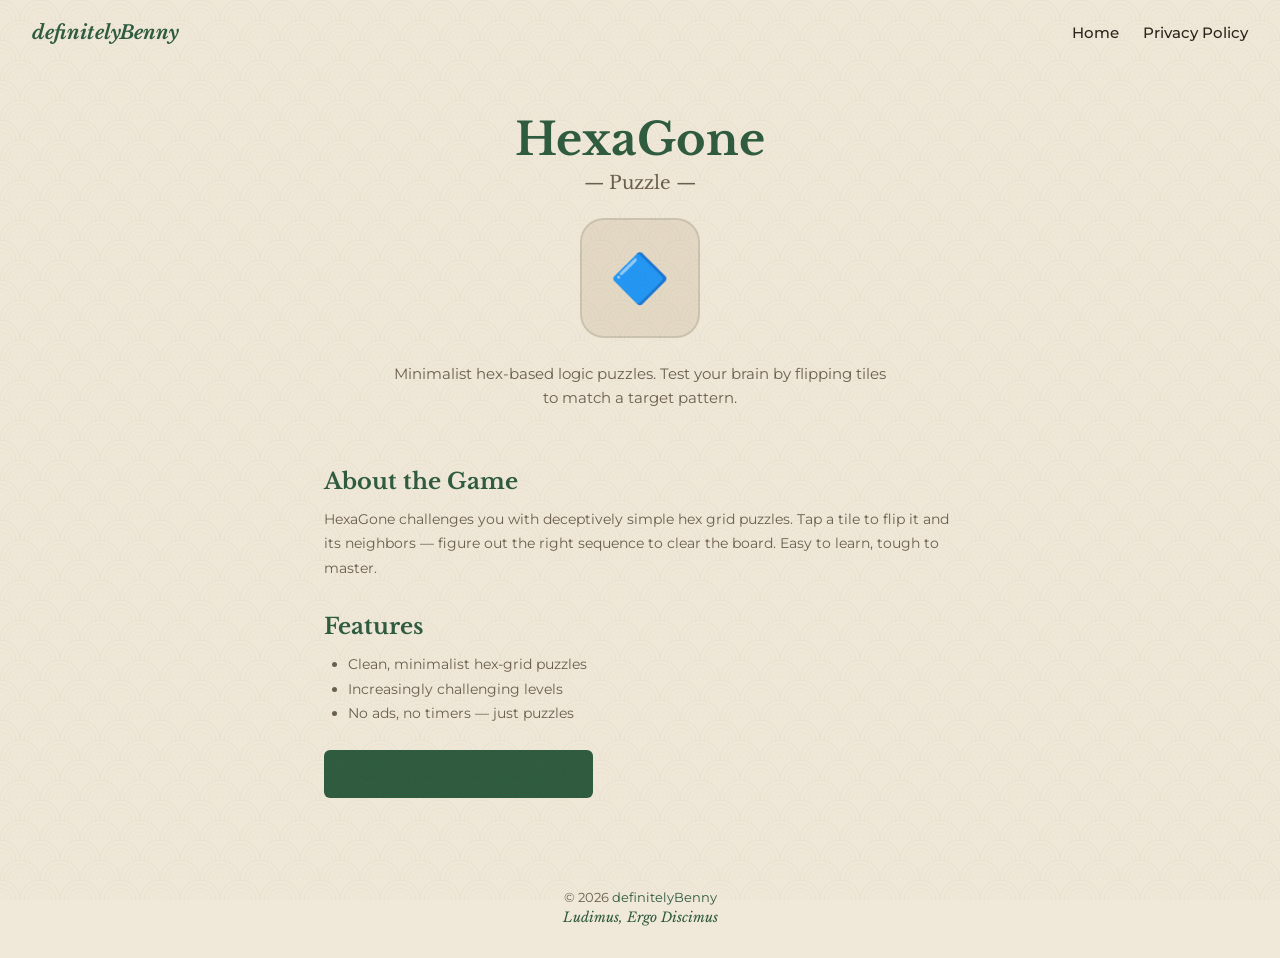
<file: docs/index.html>
<!DOCTYPE html>
<html lang="en">
<head>
  <meta charset="UTF-8">
  <meta name="viewport" content="width=device-width, initial-scale=1.0">
  <title>HexaGone — A Hex Puzzle Game by definitelyBenny</title>
  <meta name="description" content="HexaGone — minimalist hex-based logic puzzles. Test your brain by flipping tiles to match a target pattern.">
  <link rel="stylesheet" href="style.css">
</head>
<body>
  <nav>
    <div class="logo"><a href="https://definitelybenny.dev">definitelyBenny</a></div>
    <div class="links">
      <a href="https://definitelybenny.dev">Home</a>
      <a href="privacy-policy/">Privacy Policy</a>
    </div>
  </nav>

  <section class="hero">
    <h1>HexaGone</h1>
    <p class="subtitle">— Puzzle —</p>
    <div class="app-hero-icon">🔷</div>
    <p class="tagline">Minimalist hex-based logic puzzles. Test your brain by flipping tiles to match a target pattern.</p>
  </section>

  <section class="content">
    <h2>About the Game</h2>
    <p>HexaGone challenges you with deceptively simple hex grid puzzles. Tap a tile to flip it and its neighbors — figure out the right sequence to clear the board. Easy to learn, tough to master.</p>

    <h2>Features</h2>
    <ul>
      <li>Clean, minimalist hex-grid puzzles</li>
      <li>Increasingly challenging levels</li>
      <li>No ads, no timers — just puzzles</li>
    </ul>

    <p><a href="#" class="cta">Coming Soon on Google Play</a></p>
  </section>

  <footer>
    <p>&copy; 2026 <a href="https://definitelybenny.dev">definitelyBenny</a></p>
    <p class="motto">Ludimus, Ergo Discimus</p>
  </footer>
</body>
</html>
</file>
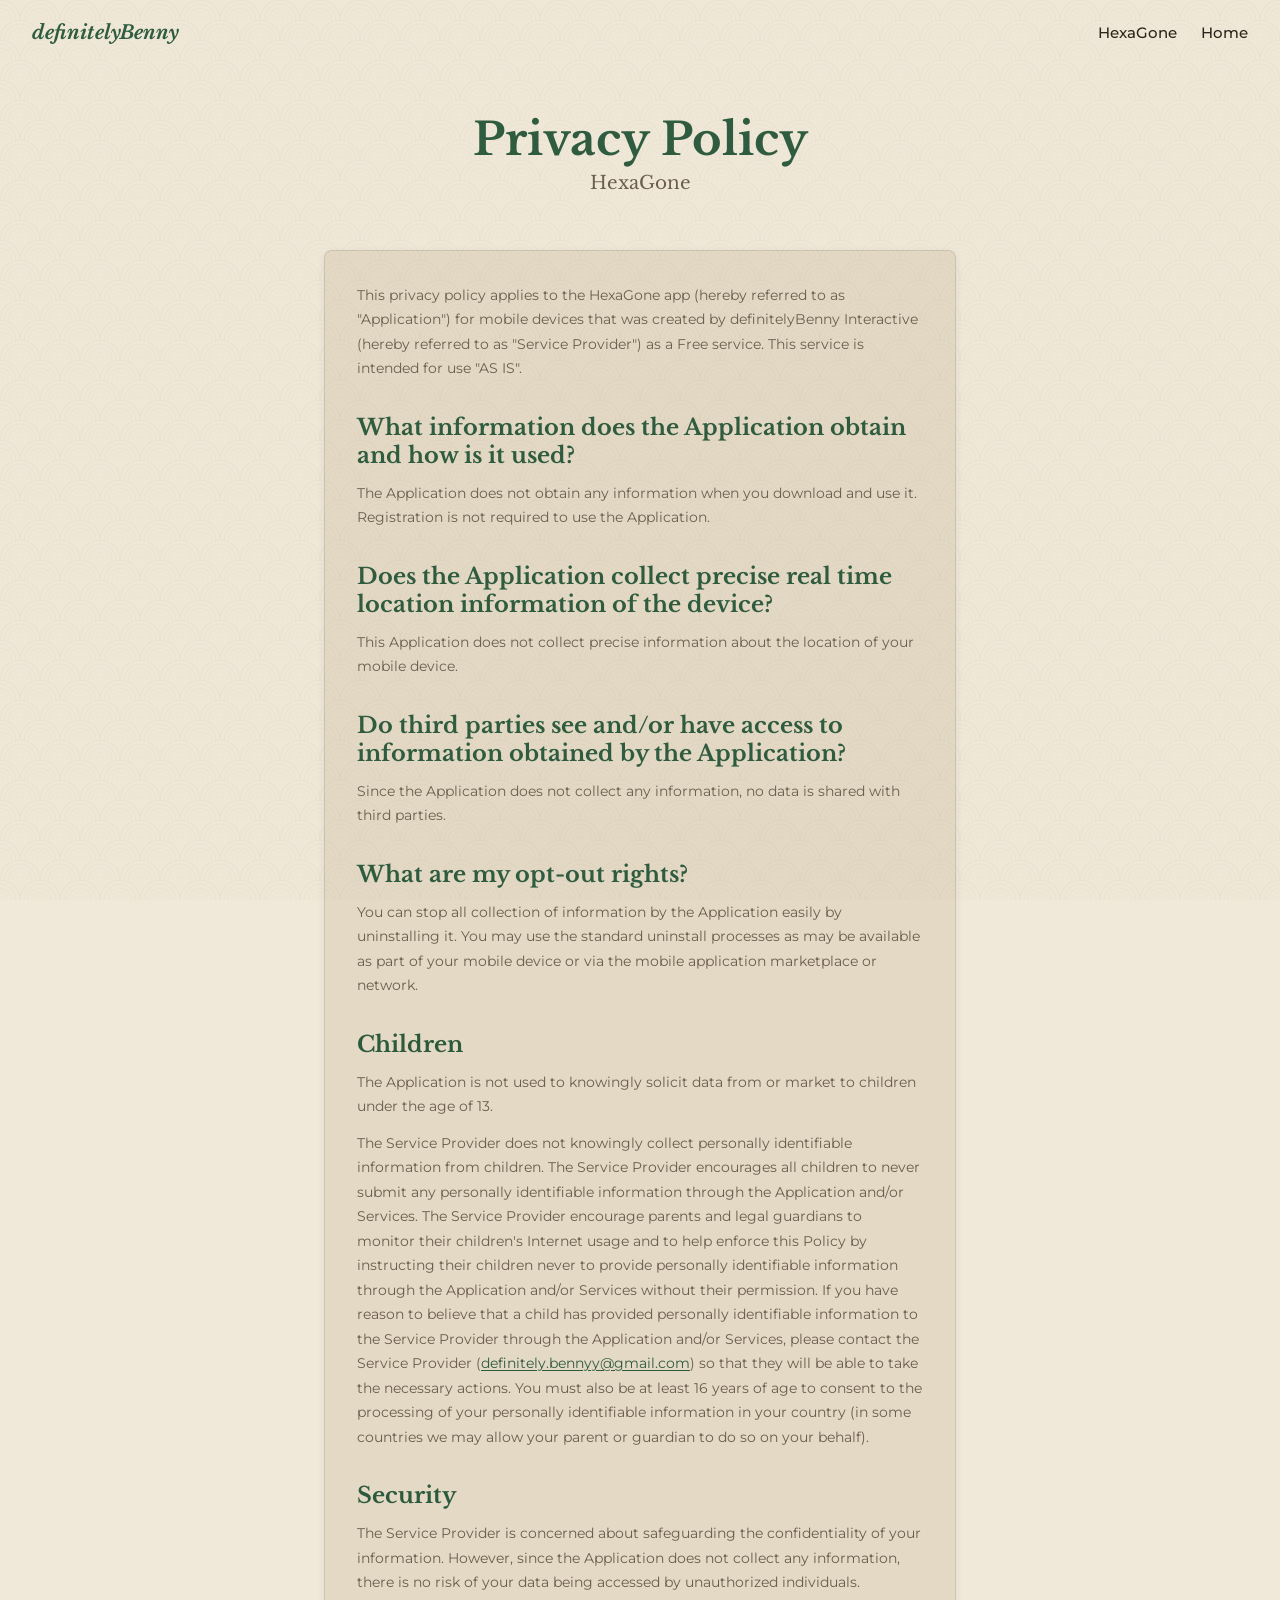
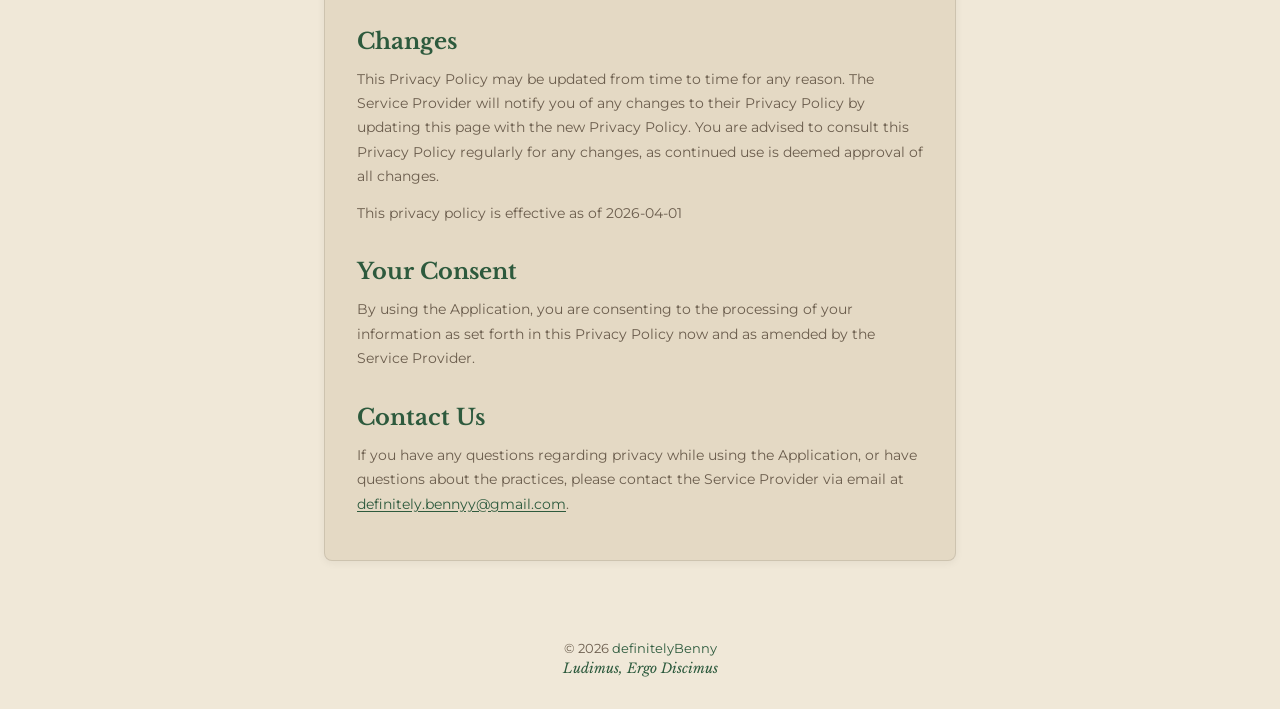
<file: docs/privacy-policy/index.html>
<!DOCTYPE html>
<html lang="en">
<head>
  <meta charset="UTF-8">
  <meta name="viewport" content="width=device-width, initial-scale=1.0">
  <title>Privacy Policy — HexaGone</title>
  <meta name="description" content="Privacy Policy for HexaGone by definitelyBenny.">
  <link rel="stylesheet" href="../style.css">
</head>
<body>
  <nav>
    <div class="logo"><a href="https://definitelybenny.dev">definitelyBenny</a></div>
    <div class="links">
      <a href="../">HexaGone</a>
      <a href="https://definitelybenny.dev">Home</a>
    </div>
  </nav>

  <section class="hero">
    <h1>Privacy Policy</h1>
    <p class="subtitle">HexaGone</p>
  </section>

  <section class="content">
    <div class="policy-card">
      <p>This privacy policy applies to the HexaGone app (hereby referred to as "Application") for mobile devices that was created by definitelyBenny Interactive (hereby referred to as "Service Provider") as a Free service. This service is intended for use "AS IS".</p>

      <h2>What information does the Application obtain and how is it used?</h2>
      <p>The Application does not obtain any information when you download and use it. Registration is not required to use the Application.</p>

      <h2>Does the Application collect precise real time location information of the device?</h2>
      <p>This Application does not collect precise information about the location of your mobile device.</p>

      <h2>Do third parties see and/or have access to information obtained by the Application?</h2>
      <p>Since the Application does not collect any information, no data is shared with third parties.</p>

      <h2>What are my opt-out rights?</h2>
      <p>You can stop all collection of information by the Application easily by uninstalling it. You may use the standard uninstall processes as may be available as part of your mobile device or via the mobile application marketplace or network.</p>

      <h2>Children</h2>
      <p>The Application is not used to knowingly solicit data from or market to children under the age of 13.</p>
      <p>The Service Provider does not knowingly collect personally identifiable information from children. The Service Provider encourages all children to never submit any personally identifiable information through the Application and/or Services. The Service Provider encourage parents and legal guardians to monitor their children's Internet usage and to help enforce this Policy by instructing their children never to provide personally identifiable information through the Application and/or Services without their permission. If you have reason to believe that a child has provided personally identifiable information to the Service Provider through the Application and/or Services, please contact the Service Provider (<a href="mailto:definitely.bennyy@gmail.com">definitely.bennyy@gmail.com</a>) so that they will be able to take the necessary actions. You must also be at least 16 years of age to consent to the processing of your personally identifiable information in your country (in some countries we may allow your parent or guardian to do so on your behalf).</p>

      <h2>Security</h2>
      <p>The Service Provider is concerned about safeguarding the confidentiality of your information. However, since the Application does not collect any information, there is no risk of your data being accessed by unauthorized individuals.</p>

      <h2>Changes</h2>
      <p>This Privacy Policy may be updated from time to time for any reason. The Service Provider will notify you of any changes to their Privacy Policy by updating this page with the new Privacy Policy. You are advised to consult this Privacy Policy regularly for any changes, as continued use is deemed approval of all changes.</p>
      <p>This privacy policy is effective as of 2026-04-01</p>

      <h2>Your Consent</h2>
      <p>By using the Application, you are consenting to the processing of your information as set forth in this Privacy Policy now and as amended by the Service Provider.</p>

      <h2>Contact Us</h2>
      <p>If you have any questions regarding privacy while using the Application, or have questions about the practices, please contact the Service Provider via email at <a href="mailto:definitely.bennyy@gmail.com">definitely.bennyy@gmail.com</a>.</p>
    </div>
  </section>

  <footer>
    <p>&copy; 2026 <a href="https://definitelybenny.dev">definitelyBenny</a></p>
    <p class="motto">Ludimus, Ergo Discimus</p>
  </footer>
</body>
</html>
</file>
<file: docs/style.css>
@import url('https://fonts.googleapis.com/css2?family=Libre+Baskerville:ital,wght@0,400;0,700;1,400&family=Montserrat:wght@400;500;600;700&display=swap');

* {
  margin: 0;
  padding: 0;
  box-sizing: border-box;
}

:root {
  --forest-green: #2d5a3d;
  --forest-dark: #1e3a28;
  --cinnabar: #a03a2a;
  --cinnabar-light: #b8452e;
  --parchment: #f0e8d8;
  --parchment-dark: #e4d9c4;
  --gold: #b8942e;
  --gold-light: #c5a44e;
  --text-dark: #2a2218;
  --text-muted: #6b5d4d;
}

body {
  font-family: 'Montserrat', system-ui, sans-serif;
  background: var(--parchment);
  color: var(--text-dark);
  min-height: 100vh;
  display: flex;
  flex-direction: column;
  position: relative;
}

/* Seigaiha wave pattern overlay */
body::before {
  content: '';
  position: fixed;
  inset: 0;
  background-image: url("seigaiha.svg");
  background-repeat: repeat;
  background-size: 80px 40px;
  pointer-events: none;
  z-index: 100;
}

/* Paper texture overlay */
body::after {
  content: '';
  position: fixed;
  inset: 0;
  background-image:
    url("data:image/svg+xml,%3Csvg width='100' height='100' xmlns='http://www.w3.org/2000/svg'%3E%3Cfilter id='n'%3E%3CfeTurbulence type='fractalNoise' baseFrequency='0.8' numOctaves='4' stitchTiles='stitch'/%3E%3C/filter%3E%3Crect width='100' height='100' filter='url(%23n)' opacity='0.03'/%3E%3C/svg%3E");
  pointer-events: none;
  z-index: 101;
}

a {
  color: inherit;
  text-decoration: none;
}

h1, h2, h3 {
  font-family: 'Libre Baskerville', Georgia, serif;
}

/* Nav */
nav {
  display: flex;
  justify-content: space-between;
  align-items: center;
  padding: 20px 32px;
}

nav .logo {
  font-family: 'Libre Baskerville', Georgia, serif;
  font-size: 1.2rem;
  font-weight: 700;
  color: var(--forest-green);
  font-style: italic;
}

nav .links {
  display: flex;
  gap: 24px;
  font-size: 0.95rem;
  font-weight: 500;
}

nav .links a {
  color: var(--text-dark);
  transition: color 0.2s;
}

nav .links a:hover {
  color: var(--forest-green);
}

/* Hero */
.hero {
  text-align: center;
  padding: 48px 24px 24px;
}

.hero h1 {
  font-size: 2.8rem;
  font-weight: 700;
  color: var(--forest-green);
  margin-bottom: 4px;
}

.hero .subtitle {
  font-family: 'Libre Baskerville', Georgia, serif;
  font-size: 1.15rem;
  color: var(--text-muted);
  margin-bottom: 16px;
}

.hero .tagline {
  font-size: 0.95rem;
  color: var(--text-muted);
  max-width: 500px;
  margin: 0 auto;
  line-height: 1.6;
}

/* App icon placeholder */
.app-hero-icon {
  width: 120px;
  height: 120px;
  background: var(--parchment-dark);
  border: 2px solid rgba(42, 34, 24, 0.12);
  border-radius: 24px;
  margin: 24px auto;
  display: flex;
  align-items: center;
  justify-content: center;
  font-size: 3rem;
}

/* Content sections */
.content {
  max-width: 680px;
  margin: 0 auto;
  padding: 0 24px 48px;
  position: relative;
  z-index: 1;
}

.content h2 {
  font-size: 1.4rem;
  color: var(--forest-green);
  margin-bottom: 12px;
  margin-top: 32px;
}

.content p {
  font-size: 0.9rem;
  line-height: 1.7;
  color: var(--text-muted);
  margin-bottom: 12px;
}

.content ul {
  margin: 8px 0 16px 24px;
  font-size: 0.9rem;
  color: var(--text-muted);
  line-height: 1.7;
}

.content a {
  color: var(--forest-green);
  text-decoration: underline;
  text-underline-offset: 2px;
}

.content a:hover {
  color: var(--cinnabar);
}

/* Policy card */
.policy-card {
  background: var(--parchment-dark);
  border: 1px solid rgba(42, 34, 24, 0.12);
  border-radius: 8px;
  padding: 32px;
  margin-top: 16px;
  box-shadow: 0 2px 8px rgba(42, 34, 24, 0.06);
}

/* CTA button */
.cta {
  display: inline-block;
  background: var(--forest-green);
  color: var(--parchment);
  padding: 12px 28px;
  border-radius: 6px;
  font-weight: 600;
  font-size: 0.9rem;
  transition: background 0.2s;
  margin-top: 8px;
}

.cta:hover {
  background: var(--forest-dark);
  color: var(--parchment);
}

/* Footer */
footer {
  margin-top: auto;
  text-align: center;
  padding: 32px 24px;
  font-size: 0.8rem;
  color: var(--text-muted);
}

footer a {
  color: var(--forest-green);
}

footer .motto {
  font-family: 'Libre Baskerville', Georgia, serif;
  font-style: italic;
  font-size: 0.85rem;
  color: var(--forest-green);
  margin-top: 4px;
}

/* Responsive */
@media (max-width: 480px) {
  .hero h1 {
    font-size: 2rem;
  }

  nav {
    padding: 16px;
  }

  .content {
    padding: 0 16px 32px;
  }

  .policy-card {
    padding: 20px;
  }
}
</file>
